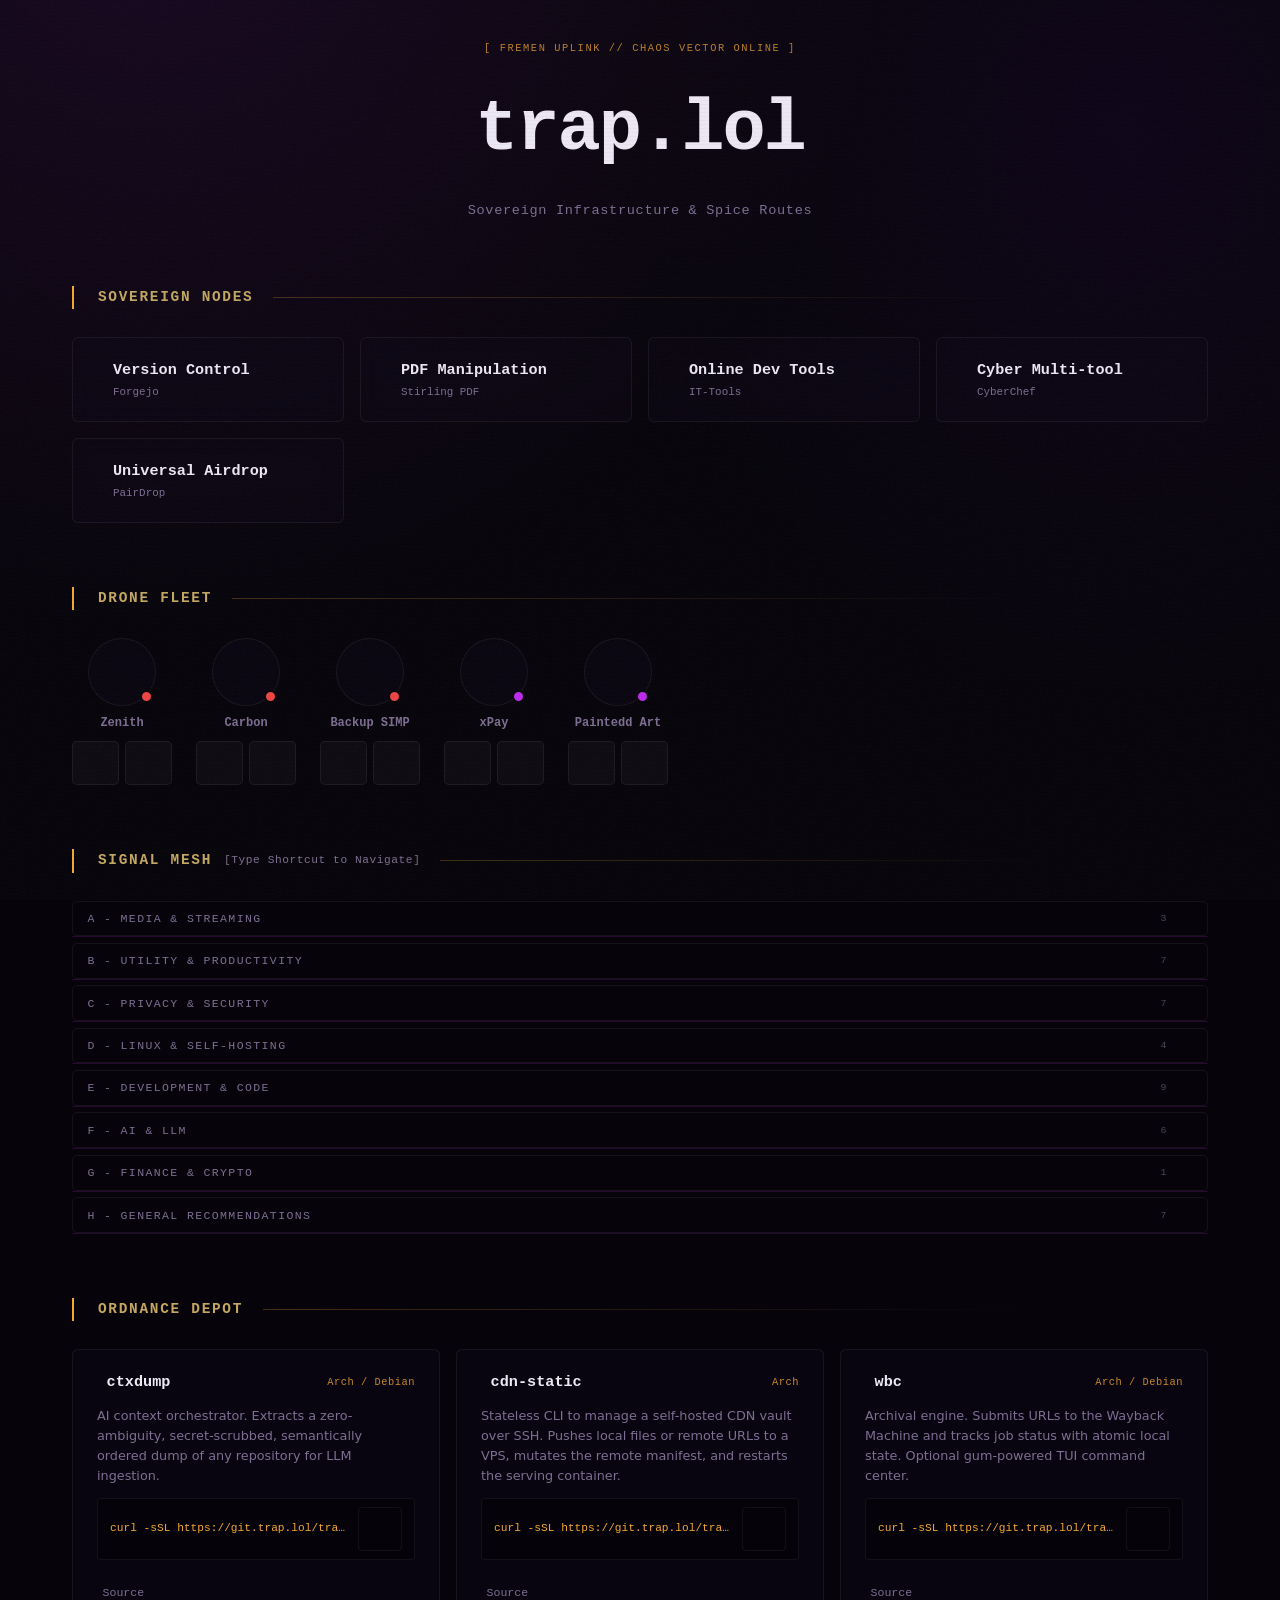
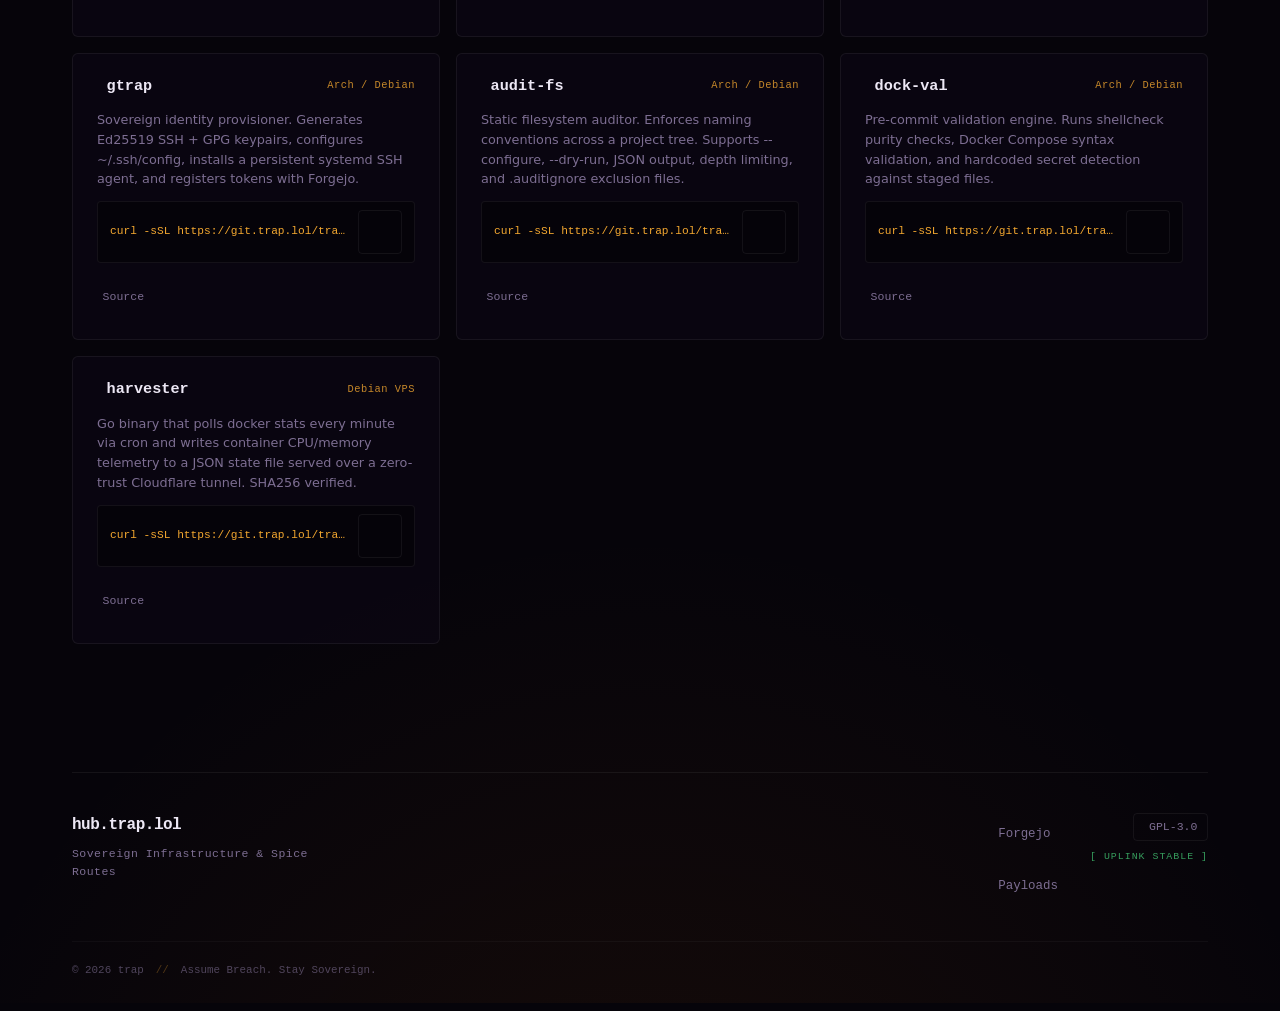
<file: index.html>
<!doctype html>
<html lang="en">
  <head>
    <meta charset="UTF-8" />
    <meta name="viewport" content="width=device-width, initial-scale=1.0" />
    <title>trap.lol // uplink</title>
    <link rel="stylesheet" href="glass/style/style.css" />
  </head>
  <body>
    <div id="cmd-overlay" class="cmd-overlay hidden" aria-live="polite" aria-label="Shortcut buffer">
      <span id="cmd-text"></span><span class="cursor">_</span>
    </div>

    <header>
      <div id="header-eyebrow" class="header__eyebrow"></div>
      <h1 id="header-title" class="header__title" data-text=""></h1>
      <p id="header-subtitle" class="header__subtitle"></p>
    </header>

    <main>
      <section id="hosting-section" aria-labelledby="hosting-title">
        <h2 id="hosting-title" class="section-title">
          <i data-lucide="server"></i> Sovereign Nodes
        </h2>
        <div id="hosting-grid" class="grid-primary"></div>
      </section>

      <section id="bots-section" aria-labelledby="bots-title">
        <h2 id="bots-title" class="section-title">
          <i data-lucide="network"></i> Drone Fleet
        </h2>
        <div id="bots-container" class="bots-grid"></div>
      </section>

      <section id="extlinks-section" aria-labelledby="extlinks-title">
        <h2 id="extlinks-title" class="section-title">
          <i data-lucide="globe"></i> Signal Mesh
          <span class="hint">[Type Shortcut to Navigate]</span>
        </h2>
        <div id="extlinks-container" class="ext-container"></div>
      </section>

      <section id="tools-section" aria-labelledby="tools-title">
        <h2 id="tools-title" class="section-title">
          <i data-lucide="terminal-square"></i> Ordnance Depot
        </h2>
        <div id="tools-container" class="tools-grid"></div>
      </section>

      <!-- <section id="guides-section" aria-labelledby="guides-title">
        <h2 id="guides-title" class="section-title">
          <i data-lucide="book-open"></i> Sacred Codex
        </h2>
        <div id="guides-carousel" class="carousel">
          <button class="carousel__arrow carousel__arrow--prev" aria-label="Scroll guides left">
            <i data-lucide="chevron-left"></i>
          </button>
          <div id="guides-track" class="carousel__track"></div>
          <button class="carousel__arrow carousel__arrow--next" aria-label="Scroll guides right">
            <i data-lucide="chevron-right"></i>
          </button>
        </div>
      </section> -->
    </main>

    <footer class="site-footer">
      <div class="site-footer__grid">
        <div class="site-footer__brand">
          <span class="site-footer__logo" id="footer-domain"></span>
          <p class="site-footer__tagline" id="footer-tagline"></p>
        </div>
        <nav class="site-footer__links" aria-label="Footer navigation">
          <a href="https://git.trap.lol/trap" target="_blank" rel="noopener" class="site-footer__link">
            <i data-lucide="git-branch"></i> Forgejo
          </a>
          <a href="https://git.trap.lol/trap/payloads" target="_blank" rel="noopener" class="site-footer__link">
            <i data-lucide="package"></i> Payloads
          </a>
        </nav>
        <div class="site-footer__meta">
          <span class="site-footer__license">
            <i data-lucide="shield"></i> GPL-3.0
          </span>
          <span class="site-footer__signal" id="footer-signal">[ UPLINK STABLE ]</span>
        </div>
      </div>
      <div class="site-footer__bar">
        <span id="footer-copy"></span>
        <span class="site-footer__bar-sep">//</span>
        <span>Assume Breach. Stay Sovereign.</span>
      </div>
    </footer>

    <button id="scroll-top" class="scroll-top hidden" aria-label="Scroll to top">
      <i data-lucide="chevron-up"></i>
    </button>

    <script src="glass/script/app.js"></script>
  </body>
</html>
</file>
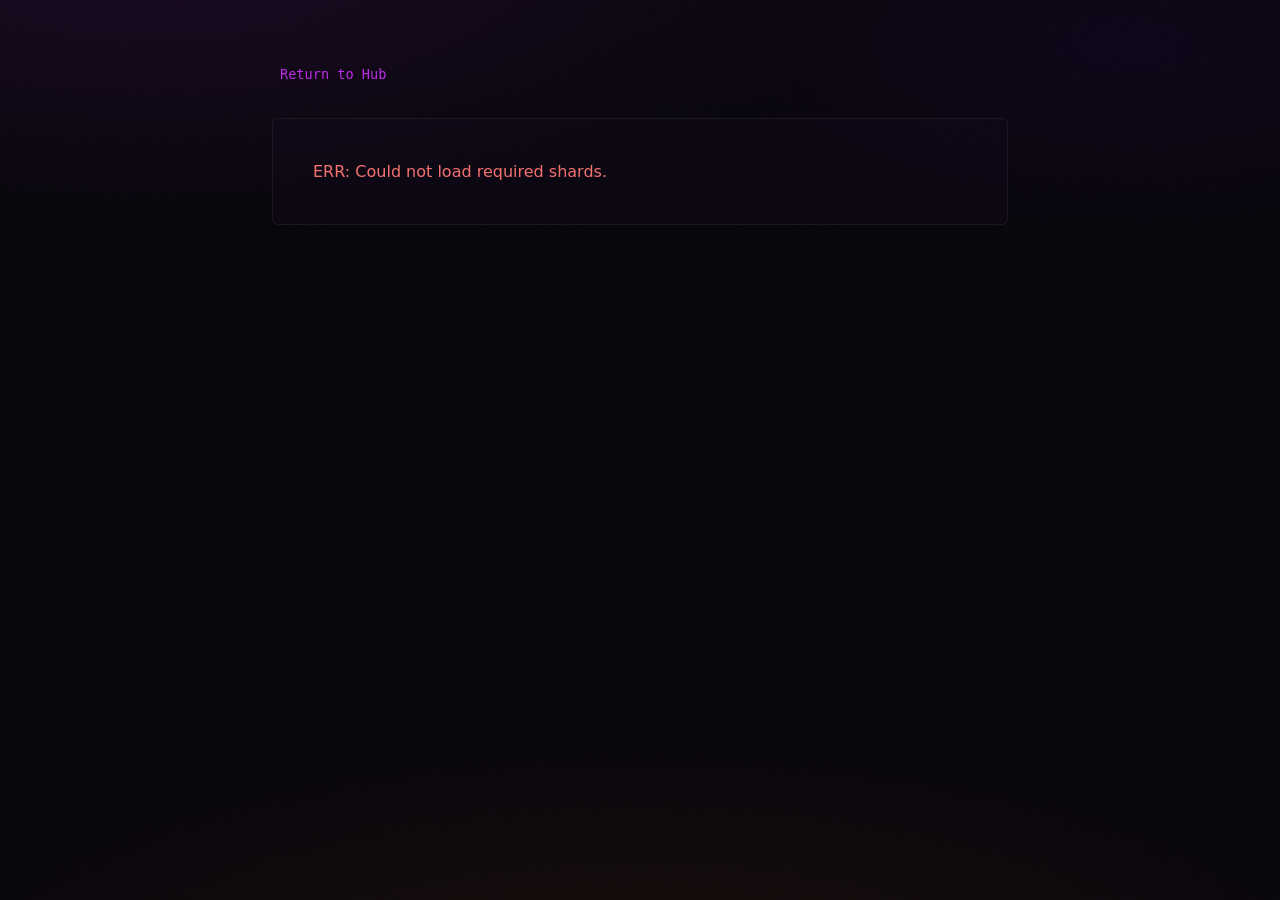
<file: guide/index.html>
<!DOCTYPE html>
<html lang="en">
<head>
    <meta charset="UTF-8">
    <meta name="viewport" content="width=device-width, initial-scale=1.0">
    <title>trap.lol // docs</title>
    <link rel="stylesheet" href="../glass/style/style.css">
    <style>
        body { max-width: 800px; padding-top: 4rem; }
        @media (max-width: 768px) { body { padding: 1rem; padding-top: 2rem; } }
        @media (prefers-reduced-motion: reduce) { .loader-wrap svg { animation: none; } }

        .back-btn {
            display: inline-flex;
            align-items: center;
            gap: 0.5rem;
            color: var(--accent);
            text-decoration: none;
            font-family: var(--font-mono);
            font-size: 0.85rem;
            margin-bottom: 2rem;
            transition: var(--transition);
        }
        .back-btn svg { width: 1rem; height: 1rem; }
        .back-btn:hover { color: #fff; transform: translateX(-5px); }

        #md-content {
            background: var(--glass-bg);
            padding: 2.5rem;
            border-radius: 6px;
            border: 1px solid var(--glass-border-mute);
        }
        #md-content h1, #md-content h2, #md-content h3 {
            font-family: var(--font-mono);
            margin-top: 2rem;
            margin-bottom: 1rem;
            color: #fff;
        }
        #md-content p    { margin-bottom: 1.2rem; color: #ccc; }
        #md-content code {
            background: rgba(0,0,0,0.5);
            padding: 0.2rem 0.4rem;
            border-radius: 4px;
            font-family: var(--font-mono);
            color: var(--accent);
        }
        #md-content pre {
            background: rgba(0,0,0,0.5);
            padding: 1rem;
            border-radius: 6px;
            overflow-x: auto;
            margin-bottom: 1.5rem;
            border: 1px solid var(--glass-border-mute);
        }
        #md-content pre code { background: transparent; padding: 0; color: #e2e2e2; }
        #md-content ul, #md-content ol { margin-bottom: 1.5rem; padding-left: 2rem; color: #ccc; }
        #md-content a { color: var(--accent); text-decoration: none; }
        #md-content a:hover { text-decoration: underline; }

        .loader-wrap {
            display: flex;
            align-items: center;
            gap: 0.75rem;
            color: var(--text-muted);
            font-family: var(--font-mono);
            font-size: 0.85rem;
        }
        .loader-wrap svg {
            width: 1.1rem;
            height: 1.1rem;
            color: var(--accent);
            animation: spin 1s linear infinite;
        }
        @keyframes spin { to { transform: rotate(360deg); } }
    </style>
</head>
<body>
    <a href="/" class="back-btn"><i data-lucide="arrow-left"></i> Return to Hub</a>

    <div id="md-content">
        <div class="loader-wrap">
            <i data-lucide="loader-circle"></i> Parsing uplink data...
        </div>
    </div>

    <script>
        (async () => {
            const contentDiv = document.getElementById('md-content');

            function loadScript(src) {
                return new Promise((resolve, reject) => {
                    const s = document.createElement('script');
                    s.src = src;
                    s.onload = resolve;
                    s.onerror = () => reject(new Error('Failed to load shard: ' + src));
                    document.head.appendChild(s);
                });
            }

            let config;
            try {
                const res = await fetch('/glass/data/config.json');
                if (!res.ok) throw new Error(res.status + ' ' + res.statusText);
                config = await res.json();
            } catch (e) {
                contentDiv.innerHTML = '<span style="color:#f87171;">ERR: Could not load config.</span>';
                console.error('[boot] config.json failed:', e);
                return;
            }

            try {
                await Promise.all([
                    loadScript(config.shards.lucide),
                    loadScript(config.shards.marked),
                ]);
            } catch (e) {
                contentDiv.innerHTML = '<span style="color:#f87171;">ERR: Could not load required shards.</span>';
                console.error('[boot] shard load failed:', e);
                return;
            }

            if (typeof lucide !== 'undefined') lucide.createIcons();

            const mdFile = new URLSearchParams(window.location.search).get('md');
            if (!mdFile) {
                contentDiv.innerHTML = '<span style="color:#f87171;">ERR: No document specified.</span>';
                return;
            }

            try {
                const res = await fetch('/glass/markdown/' + mdFile);
                if (!res.ok) throw new Error('File not found');
                contentDiv.innerHTML = marked.parse(await res.text());
            } catch (e) {
                contentDiv.innerHTML = '<span style="color:#f87171;">ERR: Could not retrieve ' + mdFile + '.</span>';
                console.error('[guide] markdown fetch failed:', e);
            }
        })();
    </script>
</body>
</html>
</file>
<file: glass/style/style.css>
/* =============================================
   hub.trap.lol — Glass/Style
   Dune × Arcane fusion. Desert-night chaos.
   GPL-3.0 — trap.lol
   ============================================= */

/* ─── Variables ──────────────────────────────── */
:root {
  /* Backgrounds */
  --bg-base:        #06040A;
  --glass-bg:       rgba(14, 8, 22, 0.55);
  --glass-bg-warm:  rgba(22, 12, 4, 0.5);

  /* Borders */
  --glass-border:      rgba(190, 41, 236, 0.18);
  --glass-border-warm: rgba(244, 168, 48, 0.25);
  --glass-border-mute: rgba(255, 255, 255, 0.06);

  /* Accents */
  --accent:             #BE29EC;
  --accent-warm:        #F4A830;
  --accent-glow:        rgba(190, 41, 236, 0.25);
  --accent-glow-warm:   rgba(244, 168, 48, 0.2);
  --accent-subtle:      rgba(190, 41, 236, 0.08);
  --accent-subtle-warm: rgba(244, 168, 48, 0.08);

  /* Text */
  --text-main:  #EDE8F5;
  --text-muted: #7D6E92;
  --text-warm:  #C4A862;

  /* Fonts */
  --font-mono: ui-monospace, "Cascadia Code", "Source Code Pro", Menlo, Consolas, monospace;
  --font-sans: system-ui, -apple-system, BlinkMacSystemFont, "Segoe UI", sans-serif;

  /* Motion */
  --transition:      0.2s ease;
  --transition-slow: 0.5s cubic-bezier(0.4, 0, 0.2, 1);

  /* Touch targets */
  --touch-min: 44px;
}

/* ─── Reset ──────────────────────────────────── */
*, *::before, *::after {
  margin: 0;
  padding: 0;
  box-sizing: border-box;
}

/* ─── Reduced Motion ─────────────────────────── */
@media (prefers-reduced-motion: reduce) {
  *, *::before, *::after {
    animation-duration: 0.01ms !important;
    animation-iteration-count: 1 !important;
    transition-duration: 0.01ms !important;
  }
  .header__title { animation: none; }
}

/* ─── Grain Texture Overlay ──────────────────── */
body::before {
  content: '';
  position: fixed;
  inset: 0;
  z-index: 9990;
  pointer-events: none;
  opacity: 0.04;
  background-image: url("data:image/svg+xml,%3Csvg viewBox='0 0 256 256' xmlns='http://www.w3.org/2000/svg'%3E%3Cfilter id='grain'%3E%3CfeTurbulence type='fractalNoise' baseFrequency='0.9' numOctaves='4' stitchTiles='stitch'/%3E%3C/filter%3E%3Crect width='100%25' height='100%25' filter='url(%23grain)'/%3E%3C/svg%3E");
  background-size: 256px 256px;
}

/* ─── Scanlines Overlay ──────────────────────── */
body::after {
  content: '';
  position: fixed;
  inset: 0;
  z-index: 9989;
  pointer-events: none;
  background: repeating-linear-gradient(
    0deg,
    transparent,
    transparent 3px,
    rgba(0, 0, 0, 0.025) 3px,
    rgba(0, 0, 0, 0.025) 4px
  );
}

/* ─── Body ───────────────────────────────────── */
body {
  background-color: var(--bg-base);
  background-image:
    radial-gradient(ellipse 90% 45% at 12% -5%,  rgba(190, 41, 236, 0.1)  0%, transparent 65%),
    radial-gradient(ellipse 70% 40% at 88% 5%,   rgba(100, 0, 200, 0.07)  0%, transparent 55%),
    radial-gradient(ellipse 100% 55% at 50% 115%, rgba(170, 80, 0, 0.13)  0%, transparent 60%);
  color: var(--text-main);
  font-family: var(--font-sans);
  line-height: 1.6;
  padding: 1.5rem 2rem;
  max-width: 1200px;
  margin: 0 auto;
  min-height: 100vh;
  display: flex;
  flex-direction: column;
}

main { flex: 1; }

/* ─── Header ─────────────────────────────────── */
header {
  margin-bottom: 4rem;
  text-align: center;
  padding-top: 1rem;
}

.header__eyebrow {
  font-family: var(--font-mono);
  font-size: 0.65rem;
  color: var(--accent-warm);
  letter-spacing: 0.15em;
  text-transform: uppercase;
  margin-bottom: 1rem;
  opacity: 0.75;
}

.header__title {
  font-family: var(--font-mono);
  font-size: clamp(2.5rem, 6vw, 4.5rem);
  font-weight: 600;
  letter-spacing: -2px;
  color: var(--text-main);
  position: relative;
  display: inline-block;
  animation: glitch 9s infinite;
}

.header__title::before,
.header__title::after {
  content: attr(data-text);
  position: absolute;
  inset: 0;
  font-family: inherit;
  font-size: inherit;
  font-weight: inherit;
  letter-spacing: inherit;
}

.header__title::before {
  color: var(--accent);
  clip-path: polygon(0 30%, 100% 30%, 100% 50%, 0 50%);
  animation: glitch-before 9s infinite;
  opacity: 0;
}

.header__title::after {
  color: var(--accent-warm);
  clip-path: polygon(0 60%, 100% 60%, 100% 75%, 0 75%);
  animation: glitch-after 9s infinite;
  opacity: 0;
}

@keyframes glitch {
  0%, 96%, 100% { transform: none; }
  97%            { transform: skewX(-0.4deg) translateX(1px); }
  98%            { transform: skewX(0.4deg) translateX(-1px); }
  99%            { transform: none; }
}
@keyframes glitch-before {
  0%, 95%, 100%  { opacity: 0; transform: none; }
  97%            { opacity: 0.8; transform: translateX(-3px); }
  98%            { opacity: 0.6; transform: translateX(2px); }
  99%            { opacity: 0; }
}
@keyframes glitch-after {
  0%, 95%, 100%  { opacity: 0; transform: none; }
  97%            { opacity: 0.6; transform: translateX(3px); }
  98%            { opacity: 0.8; transform: translateX(-2px); }
  99%            { opacity: 0; }
}

.header__subtitle {
  font-family: var(--font-mono);
  font-size: 0.85rem;
  color: var(--text-muted);
  margin-top: 0.75rem;
  letter-spacing: 0.05em;
}

/* ─── Section Title ──────────────────────────── */
.section-title {
  font-size: 0.9rem;
  font-weight: 600;
  font-family: var(--font-mono);
  letter-spacing: 0.12em;
  text-transform: uppercase;
  margin-bottom: 1.75rem;
  display: flex;
  align-items: center;
  gap: 0.75rem;
  color: var(--text-warm);
  padding-left: 0.75rem;
  border-left: 2px solid var(--accent-warm);
  position: relative;
}

.section-title svg {
  width: 0.95rem;
  height: 0.95rem;
  color: var(--accent);
  flex-shrink: 0;
}

.section-title::after {
  content: '';
  flex: 1;
  height: 1px;
  background: linear-gradient(90deg, var(--glass-border-warm), transparent 80%);
  margin-left: 0.5rem;
}

.hint {
  font-size: 0.7rem;
  color: var(--text-muted);
  font-weight: 400;
  letter-spacing: 0.05em;
  text-transform: none;
  margin-left: auto;
  margin-right: 0;
}

/* ─── Primary Node Cards ─────────────────────── */
.grid-primary {
  display: grid;
  grid-template-columns: repeat(auto-fill, minmax(220px, 1fr));
  gap: 1rem;
  margin-bottom: 4rem;
}

.card-primary {
  background: var(--glass-bg);
  backdrop-filter: blur(12px);
  border: 1px solid var(--glass-border-mute);
  border-radius: 6px;
  padding: 1.25rem 1.5rem;
  min-height: var(--touch-min);
  text-decoration: none;
  color: inherit;
  display: flex;
  align-items: center;
  gap: 1rem;
  transition: var(--transition);
  position: relative;
  overflow: hidden;
}

.card-primary::before {
  content: '';
  position: absolute;
  top: 0; left: 0;
  width: 2px; height: 100%;
  background: linear-gradient(180deg, var(--accent-warm), var(--accent));
  opacity: 0;
  transition: var(--transition);
}

.card-primary::after {
  content: '';
  position: absolute;
  top: 0; left: -100%;
  width: 100%; height: 1px;
  background: linear-gradient(90deg, transparent, var(--accent-warm), transparent);
  transition: left 0.4s ease;
}

.card-primary:hover,
.card-primary:focus-visible {
  border-color: var(--glass-border-warm);
  background: rgba(22, 12, 4, 0.65);
  transform: translateY(-3px);
  box-shadow: 0 12px 40px var(--accent-glow-warm), 0 0 0 1px rgba(244, 168, 48, 0.08);
  outline: none;
}
.card-primary:hover::before,
.card-primary:focus-visible::before { opacity: 1; }
.card-primary:hover::after,
.card-primary:focus-visible::after  { left: 100%; }

.card-primary svg {
  width: 1.4rem; height: 1.4rem;
  color: var(--text-muted);
  transition: var(--transition);
  flex-shrink: 0;
}
.card-primary:hover svg,
.card-primary:focus-visible svg {
  color: var(--accent-warm);
  filter: drop-shadow(0 0 8px rgba(244, 168, 48, 0.5));
}

.card-primary h3 {
  font-family: var(--font-mono);
  font-size: 0.95rem;
  font-weight: 600;
  color: var(--text-main);
  transition: var(--transition);
}
.card-primary:hover h3,
.card-primary:focus-visible h3 { color: #fff; }

.card-primary__sub {
  display: block;
  font-family: var(--font-mono);
  font-size: 0.68rem;
  color: var(--text-muted);
  margin-top: 0.1rem;
}

/* ─── Ordnance Depot ─────────────────────────── */
.tools-grid {
  display: grid;
  grid-template-columns: repeat(auto-fill, minmax(300px, 1fr));
  gap: 1rem;
  margin-bottom: 4rem;
}

.tool-card {
  background: var(--glass-bg);
  border: 1px solid var(--glass-border-mute);
  border-radius: 6px;
  padding: 1.25rem 1.5rem;
  display: flex;
  flex-direction: column;
  gap: 0.75rem;
  transition: var(--transition);
  position: relative;
  overflow: hidden;
}

.tool-card::before {
  content: '';
  position: absolute;
  top: 0; left: 0;
  width: 2px; height: 100%;
  background: linear-gradient(180deg, var(--accent), transparent);
  opacity: 0;
  transition: var(--transition);
}

.tool-card:hover {
  border-color: var(--glass-border);
  background: rgba(14, 8, 22, 0.75);
  box-shadow: 0 8px 32px var(--accent-glow);
}
.tool-card:hover::before { opacity: 1; }

.tool-card__header {
  display: flex;
  align-items: center;
  gap: 0.6rem;
}

.tool-card__header svg {
  width: 1.1rem; height: 1.1rem;
  color: var(--accent);
  flex-shrink: 0;
}

.tool-card__name {
  font-family: var(--font-mono);
  font-size: 0.95rem;
  font-weight: 600;
  color: var(--text-main);
}

.tool-card__target {
  font-family: var(--font-mono);
  font-size: 0.65rem;
  color: var(--accent-warm);
  margin-left: auto;
  letter-spacing: 0.05em;
  opacity: 0.8;
  white-space: nowrap;
}

.tool-card__desc {
  font-size: 0.8rem;
  color: var(--text-muted);
  line-height: 1.55;
}

.tool-card__cmd {
  background: rgba(0, 0, 0, 0.4);
  border: 1px solid var(--glass-border-mute);
  border-radius: 4px;
  padding: 0.5rem 0.75rem;
  display: flex;
  align-items: center;
  gap: 0.5rem;
  overflow: hidden;
}

.tool-card__cmd code {
  font-family: var(--font-mono);
  font-size: 0.7rem;
  color: var(--accent-warm);
  white-space: nowrap;
  overflow: hidden;
  text-overflow: ellipsis;
  flex: 1;
}

.tool-card__copy {
  flex-shrink: 0;
  width: var(--touch-min);
  height: var(--touch-min);
  min-width: 32px;
  min-height: 32px;
  display: flex;
  align-items: center;
  justify-content: center;
  background: transparent;
  border: 1px solid var(--glass-border-mute);
  border-radius: 4px;
  color: var(--text-muted);
  cursor: pointer;
  transition: var(--transition);
  padding: 0;
}
.tool-card__copy svg { width: 0.8rem; height: 0.8rem; }
.tool-card__copy:hover,
.tool-card__copy:focus-visible {
  color: var(--accent);
  border-color: var(--glass-border);
  outline: none;
}
.tool-card__copy--copied {
  color: #4ade80;
  border-color: rgba(74, 222, 128, 0.35);
}

.tool-card__link {
  display: inline-flex;
  align-items: center;
  gap: 0.35rem;
  font-family: var(--font-mono);
  font-size: 0.72rem;
  color: var(--text-muted);
  text-decoration: none;
  align-self: flex-start;
  min-height: var(--touch-min);
  padding: 0.5rem 0;
  transition: var(--transition);
}
.tool-card__link svg { width: 0.75rem; height: 0.75rem; }
.tool-card__link:hover,
.tool-card__link:focus-visible {
  color: var(--accent);
  outline: none;
}

/* ─── Bot Fleet ──────────────────────────────── */
.bots-grid {
  display: flex;
  gap: 1.5rem;
  flex-wrap: wrap;
  margin-bottom: 4rem;
}

.bot-profile {
  display: flex;
  flex-direction: column;
  align-items: center;
  width: 100px;
  text-align: center;
  gap: 0.5rem;
  position: relative;
}

.bot-avatar {
  width: 68px;
  height: 68px;
  border-radius: 50%;
  background: var(--glass-bg);
  border: 1px solid var(--glass-border-mute);
  display: flex;
  justify-content: center;
  align-items: center;
  color: var(--text-muted);
  transition: var(--transition);
  position: relative;
  cursor: default;
}
.bot-avatar:focus-visible { outline: 2px solid var(--accent); outline-offset: 3px; }
.bot-avatar svg { width: 1.5rem; height: 1.5rem; color: inherit; }

.bot-profile:hover .bot-avatar,
.bot-profile:focus-within .bot-avatar {
  border-color: var(--accent);
  color: var(--accent);
  box-shadow: 0 0 0 3px rgba(190, 41, 236, 0.12), 0 0 30px rgba(190, 41, 236, 0.2);
  transform: translateY(-4px);
}

.bot-status {
  position: absolute;
  bottom: 2px; right: 2px;
  width: 13px; height: 13px;
  border-radius: 50%;
  background: #4ade80;
  border: 2px solid var(--bg-base);
}
.bot-status.dev        { background: var(--accent-warm); }
.bot-status.offline    { background: #ef4444; }
.bot-status.onhold     { background: var(--text-muted); }
.bot-status.planned    { background: #3b82f6; }
.bot-status.conceptual { background: var(--accent); }

.bot-name {
  font-size: 0.75rem;
  font-weight: 600;
  color: var(--text-muted);
  font-family: var(--font-mono);
  transition: var(--transition);
}
.bot-profile:hover .bot-name,
.bot-profile:focus-within .bot-name { color: var(--text-main); }

.bot-actions {
  display: flex;
  gap: 0.4rem;
  width: 100%;
}

.bot-btn {
  flex: 1;
  display: flex;
  justify-content: center;
  align-items: center;
  min-height: var(--touch-min);
  padding: 0.5rem 0;
  background: rgba(255, 255, 255, 0.03);
  border: 1px solid var(--glass-border-mute);
  border-radius: 5px;
  color: var(--text-muted);
  transition: var(--transition);
  text-decoration: none;
}
.bot-btn svg { width: 0.9rem; height: 0.9rem; color: inherit; }
.bot-btn:hover,
.bot-btn:focus-visible          { background: rgba(255,255,255,0.07); color: var(--text-main); outline: none; }
.bot-btn--chat:hover,
.bot-btn--chat:focus-visible    { color: #0088cc; border-color: rgba(0, 136, 204, 0.4); }
.bot-btn--code:hover,
.bot-btn--code:focus-visible    { color: var(--accent-warm); border-color: rgba(244, 168, 48, 0.35); }

.agent-tooltip {
  position: absolute;
  top: -8px;
  left: 50%;
  transform: translate(-50%, -100%);
  background: #08050F;
  border: 1px solid var(--accent);
  padding: 0.5rem 0.75rem;
  border-radius: 4px;
  font-size: 0.72rem;
  width: max-content;
  max-width: 185px;
  opacity: 0;
  pointer-events: none;
  transition: var(--transition);
  z-index: 30;
  box-shadow: 0 4px 20px rgba(190, 41, 236, 0.18);
  color: var(--text-muted);
  text-align: center;
}
.agent-tooltip::after {
  content: '';
  position: absolute;
  bottom: -6px; left: 50%;
  transform: translateX(-50%);
  border-width: 6px 6px 0;
  border-style: solid;
  border-color: var(--accent) transparent transparent;
}
.bot-avatar:hover + .agent-tooltip,
.bot-avatar:focus + .agent-tooltip {
  opacity: 1;
  transform: translate(-50%, -118%);
}

.agent-id {
  display: block;
  color: var(--accent);
  font-family: var(--font-mono);
  font-size: 0.62rem;
  margin-bottom: 4px;
  border-bottom: 1px dashed rgba(190, 41, 236, 0.25);
  padding-bottom: 3px;
  letter-spacing: 0.1em;
}

/* ─── External Links ─────────────────────────── */
.ext-container {
  display: flex;
  flex-direction: column;
  gap: 0.35rem;
  margin-bottom: 4rem;
}

/* Accordion header */
.ext-category__toggle {
  display: flex;
  align-items: center;
  gap: 0.75rem;
  width: 100%;
  background: transparent;
  border: 1px solid var(--glass-border-mute);
  border-radius: 5px;
  padding: 0.65rem 0.9rem;
  cursor: pointer;
  font-family: var(--font-mono);
  font-size: 0.72rem;
  color: var(--text-muted);
  text-transform: uppercase;
  letter-spacing: 0.12em;
  transition: var(--transition);
  text-align: left;
}
.ext-category__toggle:hover,
.ext-category__toggle:focus-visible {
  background: rgba(190, 41, 236, 0.04);
  border-color: var(--glass-border);
  color: var(--text-main);
  outline: none;
}
.ext-category--open .ext-category__toggle {
  border-color: var(--glass-border);
  border-bottom-left-radius: 0;
  border-bottom-right-radius: 0;
  color: var(--accent);
  background: rgba(190, 41, 236, 0.05);
}

.ext-category__label { flex: 1; }

.ext-category__count {
  font-size: 0.62rem;
  color: var(--text-muted);
  opacity: 0.6;
}

.ext-category__chevron {
  width: 0.8rem;
  height: 0.8rem;
  color: var(--text-muted);
  transition: transform 0.25s ease;
  flex-shrink: 0;
}
.ext-category--open .ext-category__chevron {
  transform: rotate(180deg);
  color: var(--accent);
}

/* Accordion body */
.ext-category__body {
  display: grid;
  grid-template-rows: 0fr;
  transition: grid-template-rows 0.28s cubic-bezier(0.4, 0, 0.2, 1);
  border: 1px solid var(--glass-border);
  border-top: none;
  border-bottom-left-radius: 5px;
  border-bottom-right-radius: 5px;
  overflow: hidden;
}
.ext-category--open .ext-category__body {
  grid-template-rows: 1fr;
}

.ext-category__body-inner {
  overflow: hidden;
  min-height: 0;
}

.ext-list {
  display: grid;
  grid-template-columns: repeat(auto-fill, minmax(200px, 1fr));
  column-gap: 0.5rem;
  row-gap: 0;
  padding: 0.5rem 0.75rem 0.75rem;
}

.item-ext {
  display: flex;
  align-items: center;
  gap: 0.5rem;
  padding: 0.35rem 0.5rem;
  min-height: var(--touch-min);
  border-radius: 4px;
  text-decoration: none;
  color: var(--text-main);
  transition: var(--transition);
  position: relative;
}
.item-ext:hover,
.item-ext:focus-visible {
  background: rgba(190, 41, 236, 0.05);
  outline: none;
}

.ext-shortcut {
  font-family: var(--font-mono);
  font-size: 0.68rem;
  color: var(--text-muted);
  min-width: 2.4rem;
  transition: var(--transition);
}
.item-ext:hover .ext-shortcut,
.item-ext:focus-visible .ext-shortcut { color: var(--accent); }

.ext-name {
  font-size: 0.8rem;
  color: var(--text-muted);
  white-space: nowrap;
  overflow: hidden;
  text-overflow: ellipsis;
  transition: var(--transition);
}
.item-ext:hover .ext-name,
.item-ext:focus-visible .ext-name { color: var(--text-main); }

.tooltip-data {
  position: absolute;
  top: -8px; left: 44px;
  transform: translateY(-100%);
  background: #08050F;
  border: 1px solid var(--glass-border);
  padding: 0.5rem 0.75rem;
  border-radius: 4px;
  font-size: 0.72rem;
  width: max-content;
  max-width: 240px;
  opacity: 0;
  pointer-events: none;
  transition: var(--transition);
  z-index: 10;
  box-shadow: 0 4px 20px rgba(0, 0, 0, 0.6), 0 0 0 1px rgba(190, 41, 236, 0.08);
  color: var(--text-muted);
}
.item-ext:hover .tooltip-data,
.item-ext:focus-visible .tooltip-data {
  opacity: 1;
  transform: translateY(-115%);
}

.trust-badge {
  display: block;
  font-family: var(--font-mono);
  font-size: 0.62rem;
  margin-bottom: 4px;
  letter-spacing: 0.08em;
}
.trust-badge--high { color: #4ade80; }
.trust-badge--med  { color: var(--accent-warm); }
.trust-badge--low  { color: #ef4444; }

/* ─── Carousel ───────────────────────────────── */
.carousel {
  display: flex;
  align-items: center;
  gap: 0.5rem;
  margin-bottom: 4rem;
}

.carousel__track {
  display: flex;
  gap: 1rem;
  overflow-x: auto;
  scroll-snap-type: x mandatory;
  padding-bottom: 0.75rem;
  flex: 1;
  scrollbar-width: thin;
  scrollbar-color: var(--glass-border) var(--glass-bg);
}
.carousel__track::-webkit-scrollbar        { height: 4px; }
.carousel__track::-webkit-scrollbar-track  { background: var(--glass-bg); border-radius: 2px; }
.carousel__track::-webkit-scrollbar-thumb  { background: var(--glass-border); border-radius: 2px; }

.carousel__arrow {
  flex-shrink: 0;
  width: var(--touch-min);
  height: var(--touch-min);
  display: flex;
  align-items: center;
  justify-content: center;
  background: var(--glass-bg);
  border: 1px solid var(--glass-border-mute);
  border-radius: 6px;
  color: var(--text-muted);
  cursor: pointer;
  transition: var(--transition);
  padding: 0;
}
.carousel__arrow svg { width: 1rem; height: 1rem; }
.carousel__arrow:hover,
.carousel__arrow:focus-visible {
  color: var(--accent);
  border-color: var(--glass-border);
  outline: none;
}
.carousel__arrow--hidden {
  opacity: 0.2;
  pointer-events: none;
}

/* ─── Flip Cards ─────────────────────────────── */
.flip-card {
  perspective: 1000px;
  min-width: 260px;
  max-width: 360px;
  height: 210px;
  scroll-snap-align: start;
  flex-shrink: 0;
}
.flip-card:focus-visible { outline: 2px solid var(--accent); outline-offset: 3px; border-radius: 6px; }

.flip-card__inner {
  position: relative;
  width: 100%; height: 100%;
  text-align: center;
  transition: transform 0.65s cubic-bezier(0.4, 0, 0.2, 1);
  transform-style: preserve-3d;
}
.flip-card:hover .flip-card__inner,
.flip-card:focus-within .flip-card__inner,
.flip-card--flipped .flip-card__inner { transform: rotateY(180deg); }

.flip-card__front,
.flip-card__back {
  position: absolute;
  inset: 0;
  -webkit-backface-visibility: hidden;
  backface-visibility: hidden;
  background: var(--glass-bg);
  border: 1px solid var(--glass-border-mute);
  border-radius: 6px;
  padding: 1.5rem;
  display: flex;
  flex-direction: column;
  justify-content: space-between;
}

.flip-card__front { color: var(--text-main); }

.flip-card__back {
  background: rgba(14, 8, 22, 0.92);
  border-color: var(--accent);
  box-shadow: 0 0 30px rgba(190, 41, 236, 0.12), inset 0 0 20px rgba(190, 41, 236, 0.04);
  transform: rotateY(180deg);
  overflow-y: auto;
  cursor: default;
  scrollbar-width: thin;
  scrollbar-color: var(--accent) transparent;
}
.flip-card__back::-webkit-scrollbar        { width: 3px; }
.flip-card__back::-webkit-scrollbar-track  { background: transparent; }
.flip-card__back::-webkit-scrollbar-thumb  { background: var(--accent); border-radius: 2px; }

.flip-card__icon {
  width: 2rem; height: 2rem;
  color: var(--text-muted);
  transition: color 0.35s ease, filter 0.35s ease;
  margin-bottom: 0.25rem;
}
.flip-card:hover .flip-card__icon,
.flip-card--flipped .flip-card__icon {
  color: var(--accent);
  filter: drop-shadow(0 0 10px var(--accent-glow));
}

.flip-card__title {
  font-size: 1rem;
  font-weight: 600;
  font-family: var(--font-mono);
  letter-spacing: -0.5px;
  color: var(--text-main);
}

.flip-card__meta {
  font-size: 0.7rem;
  color: var(--text-muted);
  font-family: var(--font-mono);
}

.flip-card__hint {
  font-size: 0.65rem;
  color: var(--text-muted);
  font-family: var(--font-mono);
  opacity: 0.6;
  padding-top: 0.5rem;
  border-top: 1px dashed var(--glass-border-mute);
}

.flip-card__back-title {
  font-size: 0.95rem;
  color: var(--accent);
  font-family: var(--font-mono);
  display: flex;
  align-items: center;
  justify-content: center;
  gap: 0.5rem;
  margin-bottom: 0.5rem;
}
.flip-card__back-title svg { width: 0.9rem; height: 0.9rem; flex-shrink: 0; }

.flip-card__back-desc {
  font-size: 0.78rem;
  line-height: 1.55;
  color: var(--text-muted);
  flex-grow: 1;
  overflow-y: auto;
  text-align: left;
  padding-right: 0.25rem;
}

.flip-card__back-meta {
  display: flex;
  justify-content: space-between;
  align-items: center;
  margin-top: 0.75rem;
  padding-top: 0.75rem;
  border-top: 1px solid var(--glass-border);
  font-size: 0.7rem;
  color: var(--text-muted);
  font-family: var(--font-mono);
}

.flip-card__read-btn {
  display: inline-flex;
  align-items: center;
  gap: 0.35rem;
  background: rgba(190, 41, 236, 0.1);
  border: 1px solid var(--accent);
  border-radius: 4px;
  padding: 0.35rem 0.75rem;
  color: var(--accent);
  font-family: var(--font-mono);
  font-size: 0.7rem;
  text-decoration: none;
  transition: all 0.2s ease;
}
.flip-card__read-btn svg { width: 0.7rem; height: 0.7rem; }
.flip-card__read-btn:hover,
.flip-card__read-btn:focus-visible {
  background: rgba(190, 41, 236, 0.22);
  box-shadow: 0 0 16px rgba(190, 41, 236, 0.35);
  outline: none;
}

/* ─── Keystroke Overlay ──────────────────────── */
.cmd-overlay {
  position: fixed;
  bottom: 2rem; right: 2rem;
  background: rgba(6, 4, 10, 0.92);
  border: 1px solid var(--accent);
  padding: 0.85rem 1.5rem;
  border-radius: 6px;
  font-family: var(--font-mono);
  font-size: 1.4rem;
  color: var(--accent);
  z-index: 9999;
  transition: opacity 0.25s ease;
  box-shadow: 0 0 30px rgba(190, 41, 236, 0.25), inset 0 0 20px rgba(190, 41, 236, 0.05);
  backdrop-filter: blur(10px);
}
.cmd-overlay.hidden { opacity: 0; pointer-events: none; }
.cursor {
  animation: blink 1s step-end infinite;
  color: var(--accent-warm);
}
@keyframes blink { 50% { opacity: 0; } }

/* ─── Scroll-to-Top ──────────────────────────── */
.scroll-top {
  position: fixed;
  bottom: 2rem; right: 2rem;
  width: var(--touch-min);
  height: var(--touch-min);
  display: flex;
  align-items: center;
  justify-content: center;
  background: rgba(6, 4, 10, 0.88);
  border: 1px solid var(--glass-border);
  border-radius: 6px;
  color: var(--text-muted);
  cursor: pointer;
  transition: var(--transition);
  z-index: 9998;
  backdrop-filter: blur(10px);
  padding: 0;
}
.scroll-top svg { width: 1.1rem; height: 1.1rem; }
.scroll-top:hover,
.scroll-top:focus-visible {
  color: var(--accent);
  border-color: var(--glass-border);
  box-shadow: 0 0 20px var(--accent-glow);
  outline: none;
}
.scroll-top.hidden { opacity: 0; pointer-events: none; }

/* ─── Footer ─────────────────────────────────── */
.site-footer {
  margin-top: 4rem;
  border-top: 1px solid var(--glass-border-mute);
  padding-top: 2.5rem;
}

.site-footer__grid {
  display: grid;
  grid-template-columns: 1fr auto auto;
  align-items: start;
  gap: 2rem;
  margin-bottom: 2rem;
}

.site-footer__logo {
  display: block;
  font-family: var(--font-mono);
  font-size: 1rem;
  font-weight: 600;
  color: var(--text-main);
  letter-spacing: -0.5px;
  margin-bottom: 0.4rem;
}

.site-footer__tagline {
  font-family: var(--font-mono);
  font-size: 0.72rem;
  color: var(--text-muted);
  letter-spacing: 0.04em;
  max-width: 280px;
}

.site-footer__links {
  display: flex;
  flex-direction: column;
  gap: 0.5rem;
}

.site-footer__link {
  display: inline-flex;
  align-items: center;
  gap: 0.4rem;
  font-family: var(--font-mono);
  font-size: 0.78rem;
  color: var(--text-muted);
  text-decoration: none;
  min-height: var(--touch-min);
  transition: var(--transition);
}
.site-footer__link svg { width: 0.85rem; height: 0.85rem; flex-shrink: 0; }
.site-footer__link:hover,
.site-footer__link:focus-visible { color: var(--accent); outline: none; }

.site-footer__meta {
  display: flex;
  flex-direction: column;
  align-items: flex-end;
  gap: 0.5rem;
}

.site-footer__license {
  display: inline-flex;
  align-items: center;
  gap: 0.35rem;
  font-family: var(--font-mono);
  font-size: 0.72rem;
  color: var(--text-muted);
  border: 1px solid var(--glass-border-mute);
  border-radius: 4px;
  padding: 0.25rem 0.6rem;
}
.site-footer__license svg { width: 0.75rem; height: 0.75rem; }

.site-footer__signal {
  font-family: var(--font-mono);
  font-size: 0.62rem;
  color: #4ade80;
  letter-spacing: 0.1em;
  opacity: 0.7;
}

.site-footer__bar {
  display: flex;
  align-items: center;
  gap: 0.75rem;
  padding-top: 1.25rem;
  border-top: 1px solid var(--glass-border-mute);
  font-family: var(--font-mono);
  font-size: 0.68rem;
  color: var(--text-muted);
  opacity: 0.6;
}

.site-footer__bar-sep {
  color: var(--accent-warm);
  opacity: 0.5;
}

/* ─── Error State ────────────────────────────── */
.render-error {
  font-family: var(--font-mono);
  font-size: 0.8rem;
  color: #f87171;
  padding: 0.5rem 0;
  display: block;
}

/* ─── Responsive ─────────────────────────────── */
@media (max-width: 768px) {
  body { padding: 1rem; }

  .hint { display: none; }
  .header__title { font-size: 2.5rem; }

  .grid-primary {
    grid-template-columns: repeat(auto-fill, minmax(160px, 1fr));
  }

  .tools-grid {
    grid-template-columns: 1fr;
  }

  .bots-grid {
    gap: 1.25rem;
  }

  .bot-profile {
    width: 90px;
  }

  .ext-list {
    grid-template-columns: 1fr;
    column-gap: 0;
  }

  /* Tooltips break on small viewports — hide on touch */
  .tooltip-data,
  .agent-tooltip { display: none; }

  .site-footer__grid {
    grid-template-columns: 1fr;
    gap: 1.5rem;
  }

  .site-footer__meta {
    align-items: flex-start;
    flex-direction: row;
    flex-wrap: wrap;
  }

  .flip-card {
    min-width: 240px;
  }
}

@media (max-width: 480px) {
  .grid-primary {
    grid-template-columns: 1fr;
  }

  .carousel__arrow { display: none; }

  .site-footer__bar {
    flex-direction: column;
    align-items: flex-start;
    gap: 0.35rem;
  }
}
</file>
